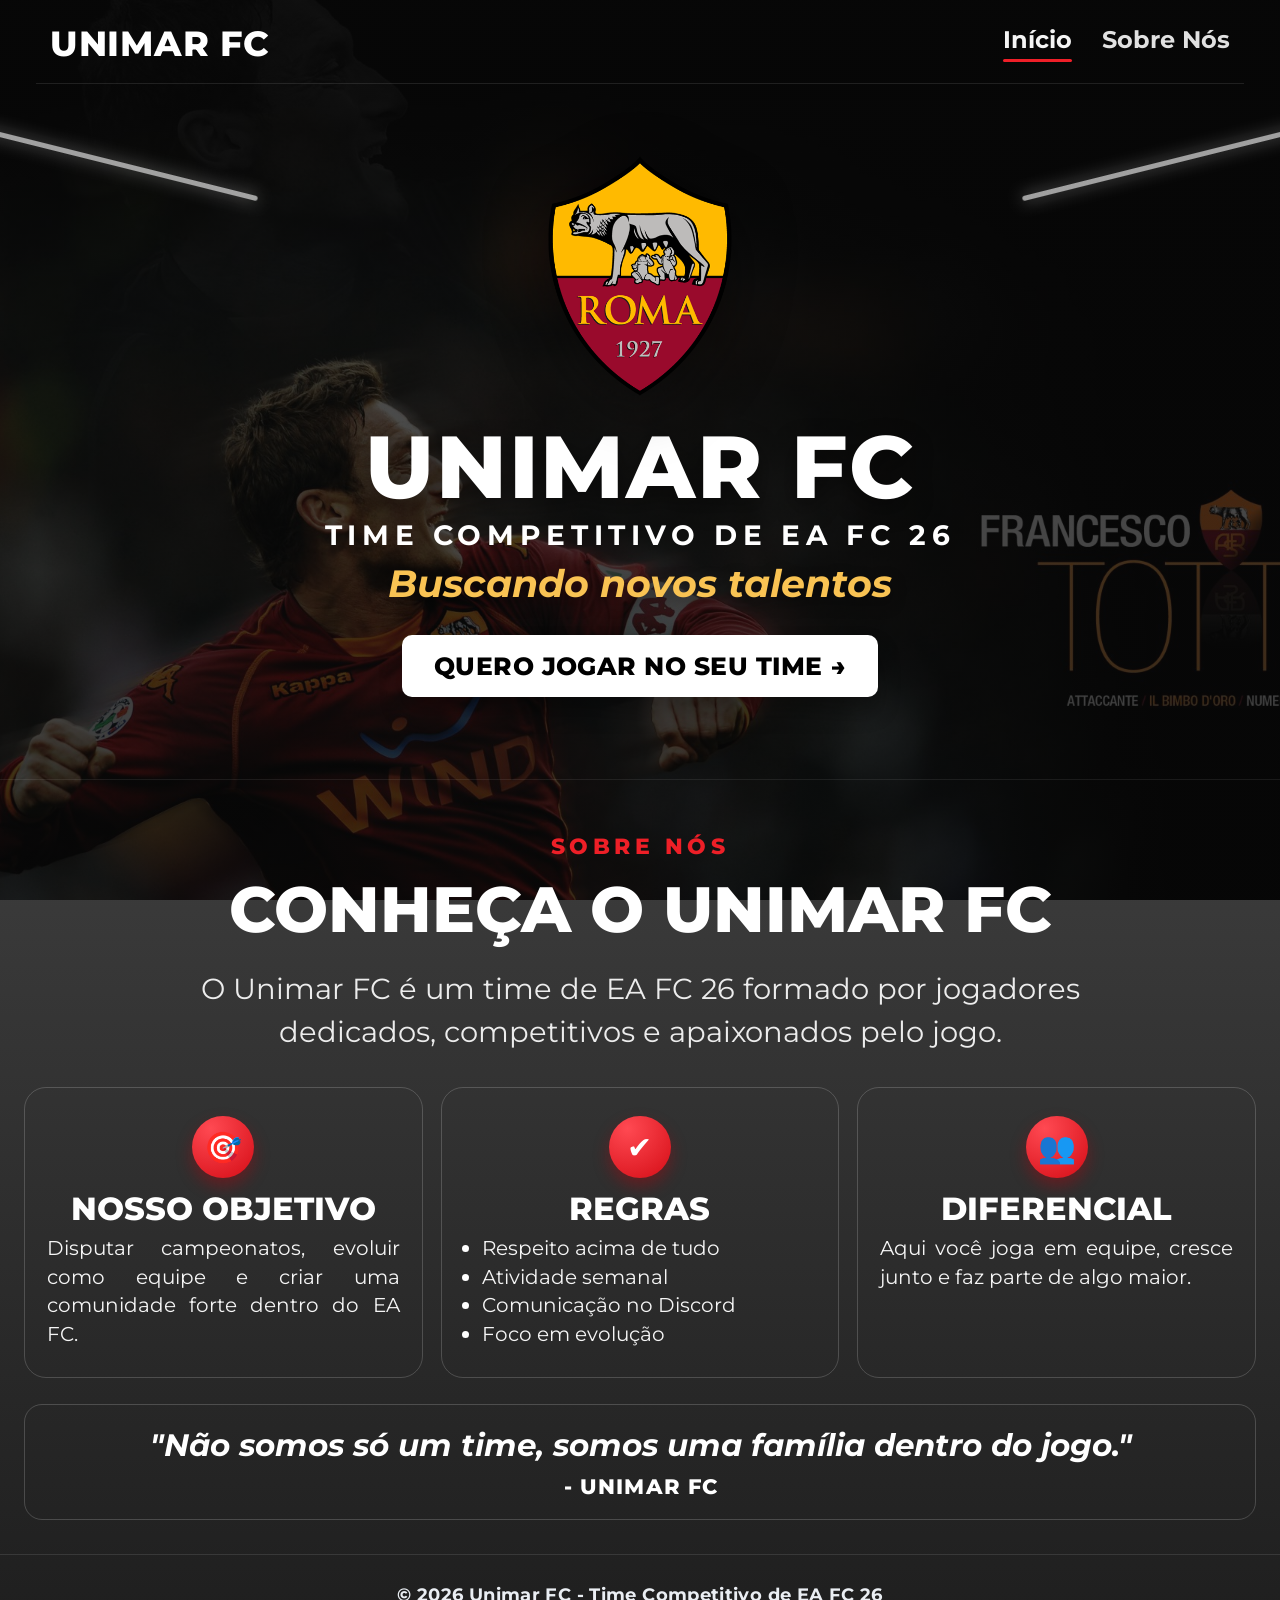
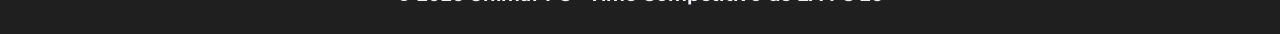
<file: index.html>
<!DOCTYPE html>
<html lang="pt-br">
<head>
    <meta charset="UTF-8">
    <meta name="viewport" content="width=device-width, initial-scale=1.0">
    <link rel="stylesheet" href="style.css">
    <title>Unimar FC</title>
</head>
<body class="Pagina-inicial">
    <main class="container">
        <section class="inicial" id="inicio">
            <header class="topo-site">
                <strong class="marca-time">Unimar FC</strong>
                <nav class="menu-site" aria-label="Navegação principal">
                    <a href="#" class="menu-link ativo">Início</a>
                    <a href="#" class="menu-link">Sobre Nós</a>
                </nav>
            </header>

            <div class="conteudo">
                <img src="img/i.png" alt="Logo do time" class="escudo-time">

                <h1 class="titulo-principal">UNIMAR FC</h1>
                <p class="subtitulo-principal">TIME COMPETITIVO DE EA FC 26</p>
                <p class="slogan-principal">Buscando novos talentos</p>

                <a href="formulario.html" class="formulario-time">QUERO JOGAR NO SEU TIME <span aria-hidden="true">&#8594;</span></a>
            </div>
        </section>

        <section class="sobre-nos" id="sobre">
            <p class="sobre-tag">SOBRE NÓS</p>
            <h2>CONHEÇA O UNIMAR FC</h2>
            <p class="descricao-sobre">O Unimar FC é um time de EA FC 26 formado por jogadores dedicados, competitivos e apaixonados pelo jogo.</p>

            <div class="cards-home">
                <article class="card-home">
                    <div class="icone-card" aria-hidden="true">&#127919;</div>
                    <h3>NOSSO OBJETIVO</h3>
                    <p>Disputar campeonatos, evoluir como equipe e criar uma comunidade forte dentro do EA FC.</p>
                </article>

                <article class="card-home">
                    <div class="icone-card" aria-hidden="true">&#10004;</div>
                    <h3>REGRAS</h3>
                    <ul>
                        <li>Respeito acima de tudo</li>
                        <li>Atividade semanal</li>
                        <li>Comunicação no Discord</li>
                        <li>Foco em evolução</li>
                    </ul>
                </article>

                <article class="card-home">
                    <div class="icone-card" aria-hidden="true">&#128101;</div>
                    <h3>DIFERENCIAL</h3>
                    <p>Aqui você joga em equipe, cresce junto e faz parte de algo maior.</p>
                </article>
            </div>

            <blockquote class="frase-home">
                <p>"Não somos só um time, somos uma família dentro do jogo."</p>
                <cite>- UNIMAR FC</cite>
            </blockquote>
        </section>

       <footer class="rodape-home">
           <p>&copy; 2026 Unimar FC - Time Competitivo de EA FC 26</p>
       </footer>
    </main>
</body>
</html>
</file>
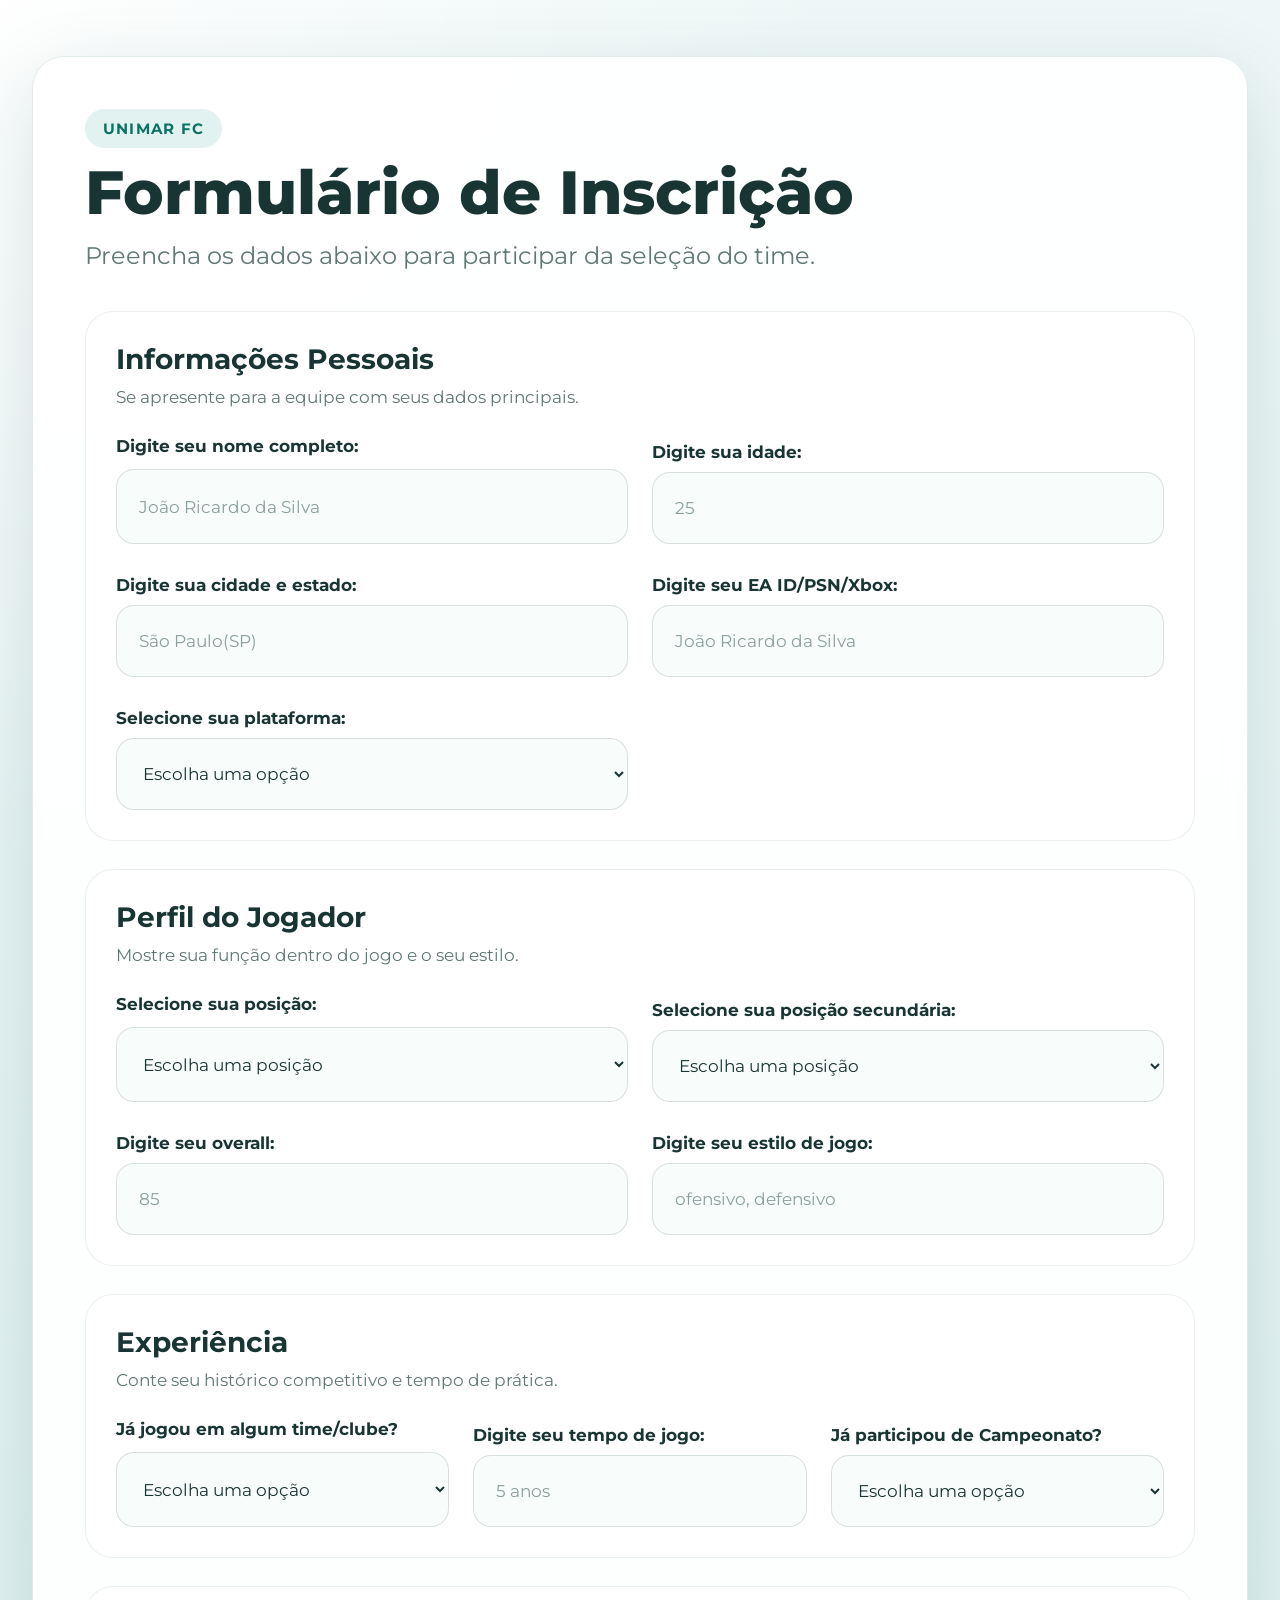
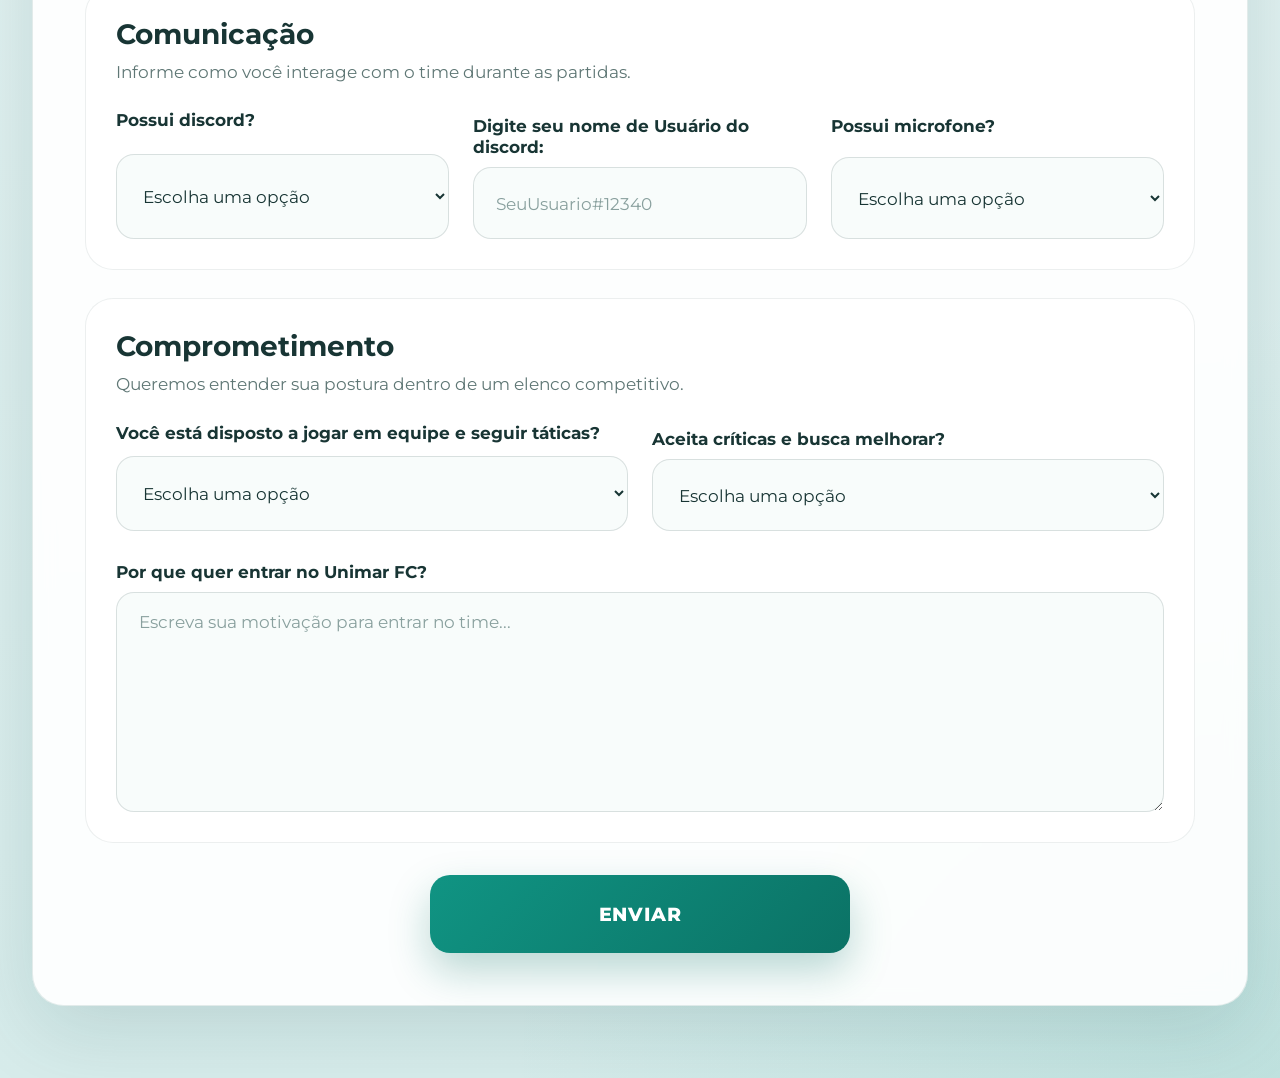
<file: formulario.html>
<!DOCTYPE html>
<html lang="pt-br">
<head>
    <meta charset="UTF-8">
    <meta name="viewport" content="width=device-width, initial-scale=1.0">
    <link rel="stylesheet" href="style.css">
    <title>Formulário de Jogador</title>
</head>
<body>
    <main class=" container-formulario">
        <section class="painel-formulario">
            <div class="titulo-formulario">
                <span class="canto-unimarfc">Unimar FC</span>
                <h1>Formulário de Inscrição</h1>
                <p>Preencha os dados abaixo para participar da seleção do time.</p>
            </div>

            <form class="formulario-grupo">
                <section class="bloco-formulario">
                        <div class="cabecalho-bloco">
                            <h2>Informações Pessoais</h2>
                            <p>Se apresente para a equipe com seus dados principais.</p>
                        </div>

                        <div class="grade-dupla">
                            <div class="formulario-individual">
                                <label for="nome">Digite seu nome completo:</label>
                                <input type="text" id="nome" name="nome" placeholder="João Ricardo da Silva" required>
                            </div>

                            <div class="formulario-individual">
                                <label for="idade">Digite sua idade:</label>
                                <input type="number" id="idade" name="idade" placeholder="25" required>
                            </div>

                            <div class="formulario-individual">
                                <label for="cidade_estado">Digite sua cidade e estado:</label>
                                <input type="text" id="cidade_estado" name="cidade_estado" placeholder="São Paulo(SP)" required>
                            </div>

                            <div class="formulario-individual">
                                <label for="ea_id">Digite seu EA ID/PSN/Xbox:</label>
                                <input type="text" id="ea_id" name="ea_id" placeholder="João Ricardo da Silva" required>
                            </div>

                            <div class="formulario-individual">
                                <label for="plataforma">Selecione sua plataforma:</label>
                                <select id="plataforma" name="plataforma" required>
                                    <option value="" selected disabled>Escolha uma opção</option>
                                    <option value="psn">PlayStation Network (PSN)</option>
                                    <option value="xbox">Xbox Live</option>
                                    <option value="pc">EA ID</option>
                                </select>
                            </div>
                        </div>
                </section>

                <section class="bloco-formulario">
                        <div class="cabecalho-bloco">
                            <h2>Perfil do Jogador</h2>
                            <p>Mostre sua função dentro do jogo e o seu estilo.</p>
                        </div>

                        <div class="grade-formulario grade-dupla">
                            <div class="formulario-individual">
                                <label for="posicao-principal">Selecione sua posição:</label>
                                <select id="posicao-principal" name="posicao-principal" required>
                                    <option value="" selected disabled>Escolha uma posição</option>
                                    <option value="atacante">ATA</option>
                                    <option value="ponta-direita">PD</option>
                                    <option value="ponta-esquerda">PE</option>
                                    <option value="meio-campo">MEI</option>
                                    <option value="meio-central">MC</option>
                                    <option value="meia-direita">MD</option>
                                    <option value="meia-esquerda">ME</option>
                                    <option value="volante">VOL</option>
                                    <option value="defensor">DEF</option>
                                    <option value="lateral-esquerdo">LE</option>
                                    <option value="lateral-direito">LD</option>
                                    <option value="goleiro">GOL</option>
                                </select>
                         </div>

                            <div class="formulario-individual">
                                <label for="posicao-secundaria">Selecione sua posição secundária:</label>
                                <select id="posicao-secundaria" name="posicao-secundaria" required>
                                    <option value="" selected disabled>Escolha uma posição</option>
                                    <option value="atacante">ATA</option>
                                    <option value="ponta-direita">PD</option>
                                    <option value="ponta-esquerda">PE</option>
                                    <option value="meio-campo">MEI</option>
                                    <option value="meio-central">MC</option>
                                    <option value="meia-direita">MD</option>
                                    <option value="meia-esquerda">ME</option>
                                    <option value="volante">VOL</option>
                                    <option value="defensor">DEF</option>
                                    <option value="lateral-esquerdo">LE</option>
                                    <option value="lateral-direito">LD</option>
                                    <option value="goleiro">GOL</option>
                                </select>
                            </div>

                            <div class="formulario-individual">
                                <label for="overall">Digite seu overall:</label>
                                <input type="number" id="overall" name="overall" placeholder="85" required>
                            </div>

                            <div class="formulario-individual">
                                <label for="estilodejogo">Digite seu estilo de jogo:</label>
                                <input type="text" id="estilodejogo" name="estilodejogo" placeholder="ofensivo, defensivo" required>
                            </div>
                        </div>
                 </section>

                <section class="bloco-formulario">
                    <div class="cabecalho-bloco">
                        <h2>Experiência</h2>
                        <p>Conte seu histórico competitivo e tempo de prática.</p>
                    </div>

                        <div class="grade-formulario grade-tripla">
                                    <div class="formulario-individual">
                                <label for="time-clube">Já jogou em algum time/clube?</label>
                                <select id="time-clube" name="time-clube" required>
                                    <option value="" selected disabled>Escolha uma opção</option>
                                    <option value="sim">Sim</option>
                                    <option value="nao">Não</option>
                                </select>
                            </div>

                            <div class="formulario-individual">
                                <label for="tempojogo">Digite seu tempo de jogo:</label>
                                <input type="number" id="tempojogo" name="tempojogo" placeholder="5 anos" required>
                            </div>

                            <div class="formulario-individual">
                                <label for="campeonato">Já participou de Campeonato?</label>
                                <select id="campeonato" name="campeonato" required>
                                    <option value="" selected disabled>Escolha uma opção</option>
                                    <option value="sim">Sim</option>
                                    <option value="nao">Não</option>
                                </select>
                            </div>
                        </div>
                </section>

                <section class="bloco-formulario">
                    <div class="cabecalho-bloco">
                        <h2>Comunicação</h2>
                        <p>Informe como você interage com o time durante as partidas.</p>
                    </div>

                    <div class="grade-tripla">
                        <div class="formulario-individual">
                            <label for="discord">Possui discord?</label>
                            <select id="discord" name="discord" required>
                                <option value="" selected disabled>Escolha uma opção</option>
                                <option value="sim">Sim</option>
                                <option value="nao">Não</option>
                            </select>
                        </div>

                        <div class="formulario-individual">
                            <label for="discord-usuario">Digite seu nome de Usuário do discord:</label>
                            <input type="text" id="discord-usuario" name="discord-usuario" placeholder="SeuUsuario#12340" required>
                        </div>

                        <div class="formulario-individual">
                            <label for="microfone">Possui microfone?</label>
                            <select id="microfone" name="microfone" required>
                                <option value="" selected disabled>Escolha uma opção</option>
                                <option value="sim">Sim</option>
                                <option value="nao">Não</option>
                            </select>
                        </div>
                    </div>
                </section>

                <section class="bloco-formulario">
                    <div class="cabecalho-bloco">
                        <h2>Comprometimento</h2>
                        <p>Queremos entender sua postura dentro de um elenco competitivo.</p>
                    </div>

                    <div class="grade-dupla">
                        <div class="formulario-individual">
                            <label for="taticas">Você está disposto a jogar em equipe e seguir táticas?</label>
                            <select id="taticas" name="taticas" required>
                                <option value="" selected disabled>Escolha uma opção</option>
                                <option value="sim">Sim</option>
                                <option value="nao">Não</option>
                            </select>
                        </div>

                        <div class="formulario-individual">
                            <label for="criticas">Aceita críticas e busca melhorar?</label>
                            <select id="criticas" name="criticas" required>
                                <option value="" selected disabled>Escolha uma opção</option>
                                <option value="sim">Sim</option>
                                <option value="nao">Não</option>
                            </select>
                        </div>

                        <div class="formulario-individual campo-amplo">
                            <label for="motivacao">Por que quer entrar no Unimar FC?</label>
                            <textarea id="motivacao" name="motivacao" placeholder="Escreva sua motivação para entrar no time..." required></textarea>
                        </div>
                    </div>
                </section>

                <div class=" botao-formulario">
                    <button type="submit">Enviar</button>
                </div>
            </form>
        </section>
    </main>

    
</body>
</html>
</file>
<file: style.css>
@import url('https://fonts.googleapis.com/css2?family=Montserrat:wght@400;500;600;700;800&display=swap');


/*-----------formulário------------*/
:root {
	--bg-top: #eef7f7;
	--bg-bottom: #d7eceb;
	--card: rgba(255, 255, 255, 0.92);
	--card-border: rgba(34, 96, 93, 0.12);
	--text: #183534;
	--muted: #5f7775;
	--accent: #109483;
	--accent-dark: #0b7265;
	--field: #f8fcfb;
	--shadow: 0 24px 80px rgba(16, 74, 70, 0.14);
}

* {
	box-sizing: border-box;
	margin: 0;
	padding: 0;
}

body {
	min-height: 100vh;
	font-family: 'Montserrat', sans-serif;
	color: var(--text);
	background:
		radial-gradient(circle at top left, rgba(255, 255, 255, 0.95), transparent 28%),
		radial-gradient(circle at bottom right, rgba(16, 148, 131, 0.12), transparent 26%),
		linear-gradient(180deg, var(--bg-top), var(--bg-bottom));
}

img {
	max-width: 100%;
	display: block;
}

a {
	color: inherit;
	text-decoration: none;
}

button,
input,
select,
textarea {
	font: inherit;
}

.container-formulario {
	width: min(100%, 1800px);
	margin: 0 auto;
	padding: 56px 32px 72px;
}

.painel-formulario {
	width: min(100%, 1280px);
	margin: 0 auto;
	padding: 52px;
	border: 1px solid var(--card-border);
	border-radius: 32px;
	background: var(--card);
	box-shadow: var(--shadow);
	backdrop-filter: blur(10px);
}

.titulo-formulario {
	margin-bottom: 36px;
}

.eyebrow,
.canto-unimarfc {
	display: inline-block;
	margin-bottom: 12px;
	padding: 10px 18px;
	border-radius: 999px;
	font-size: 0.95rem;
	font-weight: 700;
	letter-spacing: 0.08em;
	text-transform: uppercase;
	color: var(--accent-dark);
	background: rgba(16, 148, 131, 0.12);
}

.titulo-formulario h1 {
	font-size: clamp(2.7rem, 4.8vw, 4.6rem);
	line-height: 1.05;
	font-weight: 800;
	margin-bottom: 12px;
}

.titulo-formulario p {
	max-width: 760px;
	font-size: clamp(1.15rem, 1.9vw, 1.5rem);
	line-height: 1.6;
	color: var(--muted);
}

.formulario-grupo {
	display: grid;
	gap: 28px;
}

.bloco-formulario {
	display: grid;
	gap: 24px;
	padding: 30px;
	border: 1px solid rgba(24, 53, 52, 0.08);
	border-radius: 28px;
	background: rgba(255, 255, 255, 0.82);
}

.cabecalho-bloco h2 {
	font-size: clamp(1.5rem, 2.2vw, 2.2rem);
	margin-bottom: 8px;
}

.cabecalho-bloco p {
	font-size: 1.05rem;
	line-height: 1.6;
	color: var(--muted);
}

.grade-formulario,
.grade-dupla,
.grade-tripla {
	display: grid;
	gap: 24px;
}

.grade-dupla {
	grid-template-columns: repeat(2, minmax(0, 1fr));
}

.grade-tripla {
	grid-template-columns: repeat(3, minmax(0, 1fr));
}

.formulario-individual {
	display: grid;
	gap: 10px;
}

.formulario-individual:not(:first-child) {
	margin-top: 6px;
}

.campo-amplo {
	grid-column: 1 / -1;
}

.formulario-individual label {
	font-size: 1.08rem;
	font-weight: 700;
	color: var(--text);
}

.formulario-individual input,
.formulario-individual select,
.formulario-individual textarea {
	width: 100%;
	min-height: 72px;
	padding: 18px 22px;
	border: 1px solid rgba(24, 53, 52, 0.14);
	border-radius: 18px;
	background: var(--field);
	color: var(--text);
	font-size: 1.08rem;
	transition: border-color 0.2s ease, box-shadow 0.2s ease, transform 0.2s ease;
}

.formulario-individual textarea {
	min-height: 220px;
	resize: vertical;
}

.formulario-individual input::placeholder,
.formulario-individual textarea::placeholder {
	color: #89a09e;
}

.formulario-individual input:focus,
.formulario-individual select:focus,
.formulario-individual textarea:focus {
	outline: none;
	border-color: rgba(16, 148, 131, 0.55);
	box-shadow: 0 0 0 6px rgba(16, 148, 131, 0.12);
	transform: translateY(-1px);
}

.botao-formulario {
	display: flex;
	justify-content: center;
	margin-top: 4px;
}

.botao-formulario button {
	width: min(100%, 420px);
	min-height: 78px;
	border: none;
	border-radius: 20px;
	background: linear-gradient(135deg, var(--accent), var(--accent-dark));
	color: #fff;
	font-size: 1.2rem;
	font-weight: 800;
	letter-spacing: 0.04em;
	text-transform: uppercase;
	cursor: pointer;
	box-shadow: 0 18px 40px rgba(11, 114, 101, 0.28);
	transition: transform 0.2s ease, box-shadow 0.2s ease;
}

.botao-formulario button:hover {
	transform: translateY(-2px);
	box-shadow: 0 22px 42px rgba(11, 114, 101, 0.34);
}

.botao-formulario button:active {
	transform: translateY(0);
}

@media (max-width: 1100px) {
	.painel-formulario {
		padding: 36px;
	}

	.grade-dupla,
	.grade-tripla {
		grid-template-columns: 1fr;
	}
}

@media (max-width: 680px) {
	.container-formulario {
		padding: 22px 14px 34px;
	}

	.painel-formulario {
		padding: 22px;
		border-radius: 24px;
	}

	.bloco-formulario {
		padding: 20px;
		border-radius: 22px;
	}

	.formulario-individual input,
	.formulario-individual select,
	.formulario-individual textarea,
	.botao-formulario button {
		min-height: 64px;
		font-size: 1rem;
	}

	.formulario-individual textarea {
		min-height: 180px;
	}
}











/*---------------------------PÁGINA INICIAL---------------------------*/
.home-page,
.Pagina-inicial {
	margin: 0;
	min-height: 100vh;
	display: flex;
	flex-direction: column;
	font-family: 'Montserrat', sans-serif;
	color: #ffffff;
	background:
		linear-gradient(180deg, rgba(10, 10, 10, 0.68) 0%, rgba(8, 8, 8, 0.8) 55%, rgba(6, 6, 6, 0.9) 100%),
		url("img/thumb-1920-584541.jpg") center / cover fixed no-repeat;
}

.home-wrapper,
.container {
	width: 100%;
	min-height: 100vh;
	display: flex;
	flex-direction: column;
	margin: 0;
	background: transparent;
}

.hero-section,
.inicial {
	position: relative;
	overflow: hidden;
	min-height: 780px;
	padding: 22px 36px 80px;
	border-bottom: 1px solid rgba(255, 255, 255, 0.08);
	background: transparent;
}

.hero-section::before,
.hero-section::after,
.inicial::before,
.inicial::after {
	content: "";
	position: absolute;
	top: 160px;
	width: 300px;
	height: 5px;
	border-radius: 999px;
	background: rgba(255, 255, 255, 0.62);
	box-shadow: 0 0 16px rgba(255, 255, 255, 0.45);
	filter: blur(0.1px);
}

.hero-section::before,
.inicial::before {
	left: -38px;
	transform: rotate(14deg);
}

.hero-section::after,
.inicial::after {
	right: -38px;
	transform: rotate(-14deg);
}

.topo-site {
	display: flex;
	align-items: center;
	justify-content: space-between;
	width: 100%;
	max-width: none;
	margin: 0;
	padding-left: 14px;
	padding-right: 14px;
	padding-bottom: 18px;
	border-bottom: 1px solid rgba(255, 255, 255, 0.1);
	position: relative;
	z-index: 2;
}

.marca-time {
	font-family: 'Montserrat', sans-serif;
	font-weight: 800;
	font-size: clamp(2.2rem, 2.2vw, 2.8rem);
	letter-spacing: 0.02em;
	text-transform: uppercase;
	color: #ffffff;
}

.menu-site {
	display: flex;
	gap: 30px;
	font-weight: 700;
	font-size: clamp(1.5rem, 1.6vw, 2rem);
}

.menu-link {
	position: relative;
	padding-bottom: 8px;
	color: #f5f5f5;
	opacity: 0.92;
	transition: opacity 0.2s ease;
}

.menu-link::after {
	content: "";
	position: absolute;
	left: 0;
	bottom: 0;
	width: 100%;
	height: 3px;
	border-radius: 999px;
	background: #ef1f28;
	transform: scaleX(0);
	transform-origin: left;
	transition: transform 0.2s ease;
}

.menu-link:hover,
.menu-link.ativo {
	opacity: 1;
}

.menu-link:hover::after,
.menu-link.ativo::after {
	transform: scaleX(1);
}

.hero-conteudo,
.conteudo {
	position: relative;
	z-index: 2;
	display: flex;
	flex-direction: column;
	align-items: center;
	justify-content: center;
	text-align: center;
	width: min(100%, 1320px);
	margin: 0 auto;
	padding-top: 62px;
	animation: subida 0.8s ease both;
}

.escudo-time {
	width: min(100%, 260px);
	height: auto;
	object-fit: contain;
	filter: drop-shadow(0 12px 28px rgba(0, 0, 0, 0.5));
	margin-bottom: 18px;
}

.titulo-principal {
	font-family: 'Montserrat', sans-serif;
	font-weight: 800;
	font-size: clamp(3rem, 10vw, 5.5rem);
	line-height: 0.98;
	letter-spacing: 0.02em;
	margin-bottom: 8px;
	text-transform: uppercase;
	text-shadow: 0 8px 24px rgba(0, 0, 0, 0.45);
}

.subtitulo-principal {
	font-size: clamp(1.1rem, 2.2vw, 1.8rem);
	font-weight: 700;
	letter-spacing: 0.2em;
	text-transform: uppercase;
	margin-bottom: 8px;
}

.slogan-principal {
	font-size: clamp(1.6rem, 3vw, 2.5rem);
	font-style: italic;
	font-weight: 700;
	color: #f9c353;
	margin-bottom: 28px;
	text-shadow: 0 6px 16px rgba(0, 0, 0, 0.45);
}

.cta-time,
.formulario-time {
	display: inline-flex;
	align-items: center;
	justify-content: center;
	gap: 8px;
	min-height: 62px;
	padding: 0 32px;
	border-radius: 10px;
	font-family: 'Montserrat', sans-serif;
	font-weight: 800;
	font-size: clamp(1.1rem, 2vw, 1.55rem);
	letter-spacing: 0.02em;
	text-transform: uppercase;
	color: #000000;
	background: #ffffff;
	box-shadow: 0 14px 22px rgba(0, 0, 0, 0.28);
	transition: transform 0.2s ease, box-shadow 0.2s ease;
}

.cta-time:hover,
.formulario-time:hover {
	transform: translateY(-2px);
	box-shadow: 0 18px 26px rgba(0, 0, 0, 0.35);
}

.sobre-nos-home,
.sobre-nos {
	padding: 52px 24px 34px;
	background: transparent;
	text-align: center;
}

.sobre-tag {
	font-family: 'Montserrat', sans-serif;
	font-weight: 800;
	font-size: 1.4rem;
	letter-spacing: 0.2em;
	color: #ed1f27;
	margin-bottom: 10px;
	text-transform: uppercase;
}

.sobre-nos-home h2,
.sobre-nos h2 {
	font-family: 'Montserrat', sans-serif;
	font-weight: 800;
	font-size: clamp(2.1rem, 5vw, 4rem);
	text-transform: uppercase;
	margin-bottom: 20px;
}

.descricao-sobre {
	width: min(100%, 920px);
	margin: 0 auto 34px;
	font-size: clamp(1.3rem, 2.3vw, 2rem);
	line-height: 1.45;
	color: rgba(244, 244, 244, 0.96);
}

.cards-home {
	display: grid;
	grid-template-columns: repeat(3, minmax(0, 1fr));
	gap: 18px;
	width: min(100%, 1320px);
	margin-left: auto;
	margin-right: auto;
	margin-bottom: 26px;
}

.card-home {
	padding: 28px 22px;
	min-height: 252px;
	border: 1px solid rgba(255, 255, 255, 0.18);
	border-radius: 22px;
	background: transparent;
	box-shadow: none;
	text-align: center;
	animation: subirCards 0.65s ease both;
}

.card-home:nth-child(2) {
	animation-delay: 0.08s;
}

.card-home:nth-child(3) {
	animation-delay: 0.16s;
}

.icone-card {
	width: 62px;
	height: 62px;
	display: inline-flex;
	align-items: center;
	justify-content: center;
	margin-bottom: 14px;
	border-radius: 999px;
	font-size: 1.9rem;
	background: radial-gradient(circle at 30% 20%, #ff4952, #d50d16);
	box-shadow: 0 8px 16px rgba(167, 9, 18, 0.45);
}

.card-home h3 {
	font-family: 'Montserrat', sans-serif;
	font-weight: 800;
	font-size: clamp(2rem, 2.2vw, 2.55rem);
	text-transform: uppercase;
	margin-bottom: 8px;
	line-height: 1.05;
	color: #ffffff;
}

.card-home p,
.card-home li {
	font-size: clamp(1.28rem, 1.55vw, 1.55rem);
	line-height: 1.4;
	color: #f5f5f5;
	text-align: justify;
}

.card-home ul {
	padding-left: 18px;
	margin: 0;
	text-align: left;
}

.card-home li::marker {
	color: #ffffff;
}

.frase-home {
	border: 1px solid rgba(255, 255, 255, 0.18);
	border-radius: 18px;
	padding: 20px 20px 20px 22px;
	text-align: center;
	margin: 0 auto;
	width: min(100%, 1320px);
	background: transparent;
	box-shadow: none;
}

.frase-home p {
	font-size: clamp(1.3rem, 2.4vw, 2rem);
	font-weight: 700;
	font-style: italic;
	line-height: 1.34;
	margin-bottom: 8px;
	color: #ffffff;
	text-align: center;
}

.frase-home cite {
	font-style: normal;
	font-family: 'Montserrat', sans-serif;
	font-weight: 800;
	font-size: clamp(1rem, 1.8vw, 1.3rem);
	letter-spacing: 0.05em;
	text-transform: uppercase;
	color: #ffffff;
}

.rodape-home {
	margin-top: auto;
	padding: 28px 20px;
	text-align: center;
	border-top: 1px solid rgba(255, 255, 255, 0.1);
	background: transparent;
}

.rodape-home p {
	font-size: clamp(1.15rem, 1.35vw, 1.55rem);
	font-weight: 700;
	letter-spacing: 0.02em;
	color: rgba(245, 250, 255, 0.95);
}

@keyframes subida {
	from {
		opacity: 0;
		transform: translateY(22px);
	}

	to {
		opacity: 1;
		transform: translateY(0);
	}
}

@keyframes subirCards {
	from {
		opacity: 0;
		transform: translateY(12px);
	}

	to {
		opacity: 1;
		transform: translateY(0);
	}
}

@media (max-width: 1100px) {
	.hero-section,
	.inicial {
		min-height: auto;
	}

	.cards-home {
		grid-template-columns: repeat(2, minmax(0, 1fr));
	}
}

@media (max-width: 820px) {
	.home-wrapper {
		width: 100%;
	}

	.hero-section,
	.inicial {
		padding: 18px 18px 40px;
	}

	.hero-section::before,
	.hero-section::after,
	.inicial::before,
	.inicial::after {
		display: none;
	}

	.topo-site {
		flex-direction: column;
		gap: 14px;
		width: 100%;
		padding-left: 12px;
		padding-right: 12px;
	}

	.escudo-time {
		width: min(100%, 200px);
	}

	.cta-time,
	.formulario-time {
		width: 100%;
		padding: 0 20px;
	}

	.sobre-nos-home,
	.sobre-nos {
		padding: 34px 16px 26px;
	}

	.cards-home {
		grid-template-columns: 1fr;
	}
}
</file>
